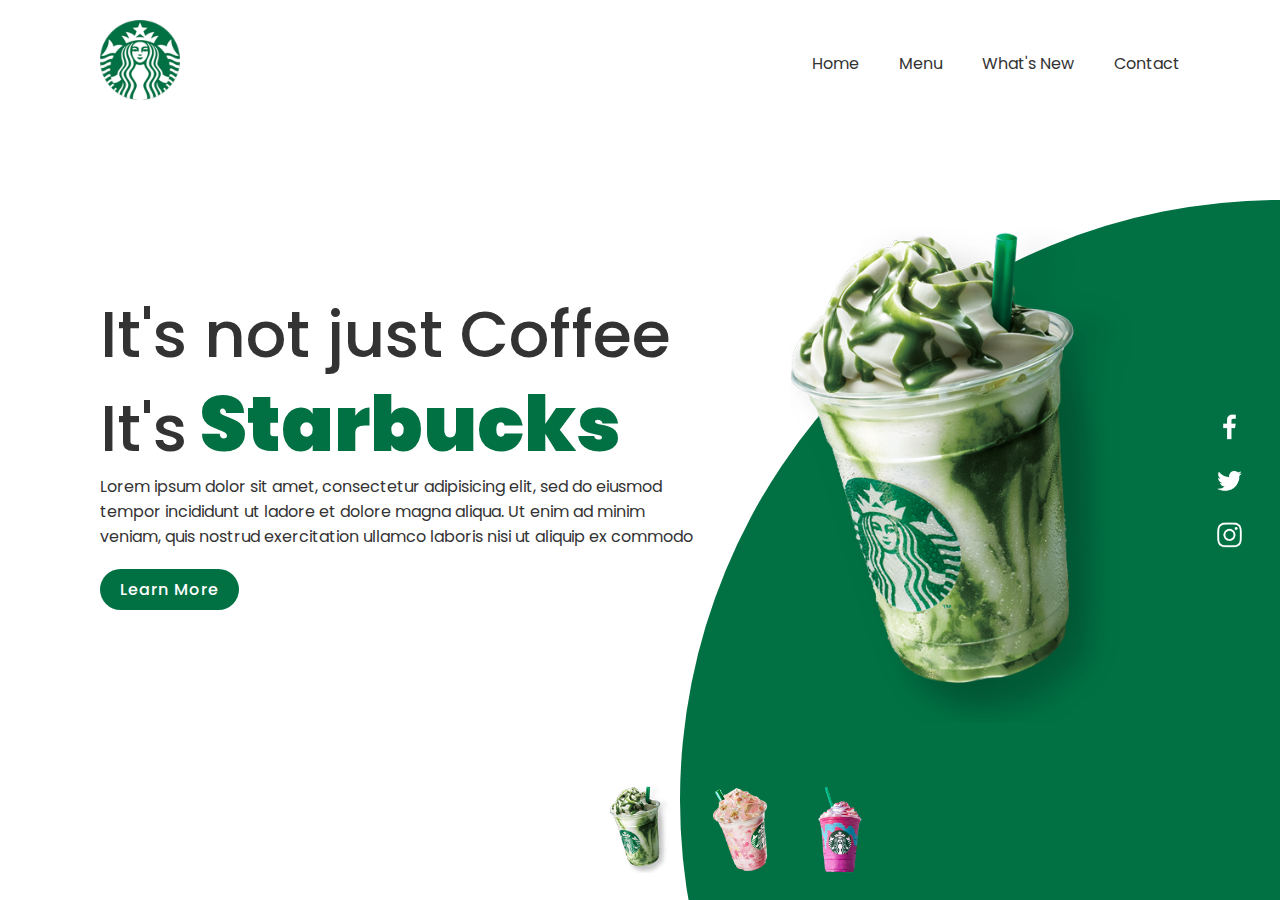
<file: WebStarBucks/index.html>
<!DOCTYPE html>
<html lang="en">

<head>
    <meta charset="UTF-8">
    <title>Starbucks Website Landing Page</title>
    <link rel="stylesheet" href="style.css">
</head>

<body>
    <section>
        <div class="circle"></div>
        <header>
            <a href="#"><img src="logo.png" class="logo" /a>
                <ul>
                    <li><a href="#">Home</a></li>
                    <li><a href="#">Menu</a></li>
                    <li><a href="#">What's New</a></li>
                    <li><a href="#">Contact </a></li>
                </ul>
        </header>
        <div class="content">
            <div class="textbox">
                <h2>It's not just Coffee<br>It's<span> Starbucks</span></h2>
                <p>Lorem ipsum dolor sit amet, consectetur adipisicing elit, sed do eiusmod tempor incididunt ut ladore
                    et dolore magna aliqua. Ut enim ad minim veniam, quis nostrud exercitation ullamco laboris nisi ut
                    aliquip ex commodo</p>
                <a href="#">Learn More</a>
            </div>
            <div class="imgBox">
                <img src="img1.png" class="starbucks">
            </div>
        </div>
        <ul class="thumb">
            <li><img src="thumb1.png" onclick="imgslider('img1.png');changeCirclecolor('#017143')"></li>
            <li><img src="thumb2.png" onclick="imgslider('img2.png');changeCirclecolor('#eb7495')"></li>
            <li><img src="thumb3.png" onclick="imgslider('img3.png');changeCirclecolor('#d752b1')"></li>
        </ul>
        <ul class="sci">
            <li><a href="#"><img src="facebook.png"> </a></li>
            <li><a href="#"><img src="twitter.png"> </a></li>
            <li><a href="#"><img src="instagram.png"> </a></li>
        </ul>
    </section>

    <script type="text/javascript">
        function imgslider(anything) {
            document.querySelector('.starbucks').src = anything
        }
        function changeCirclecolor(color) {
            const circle = document.querySelector('.circle');
            circle.style.background = color;
        }
    </script>

</body>

</html>
</file>
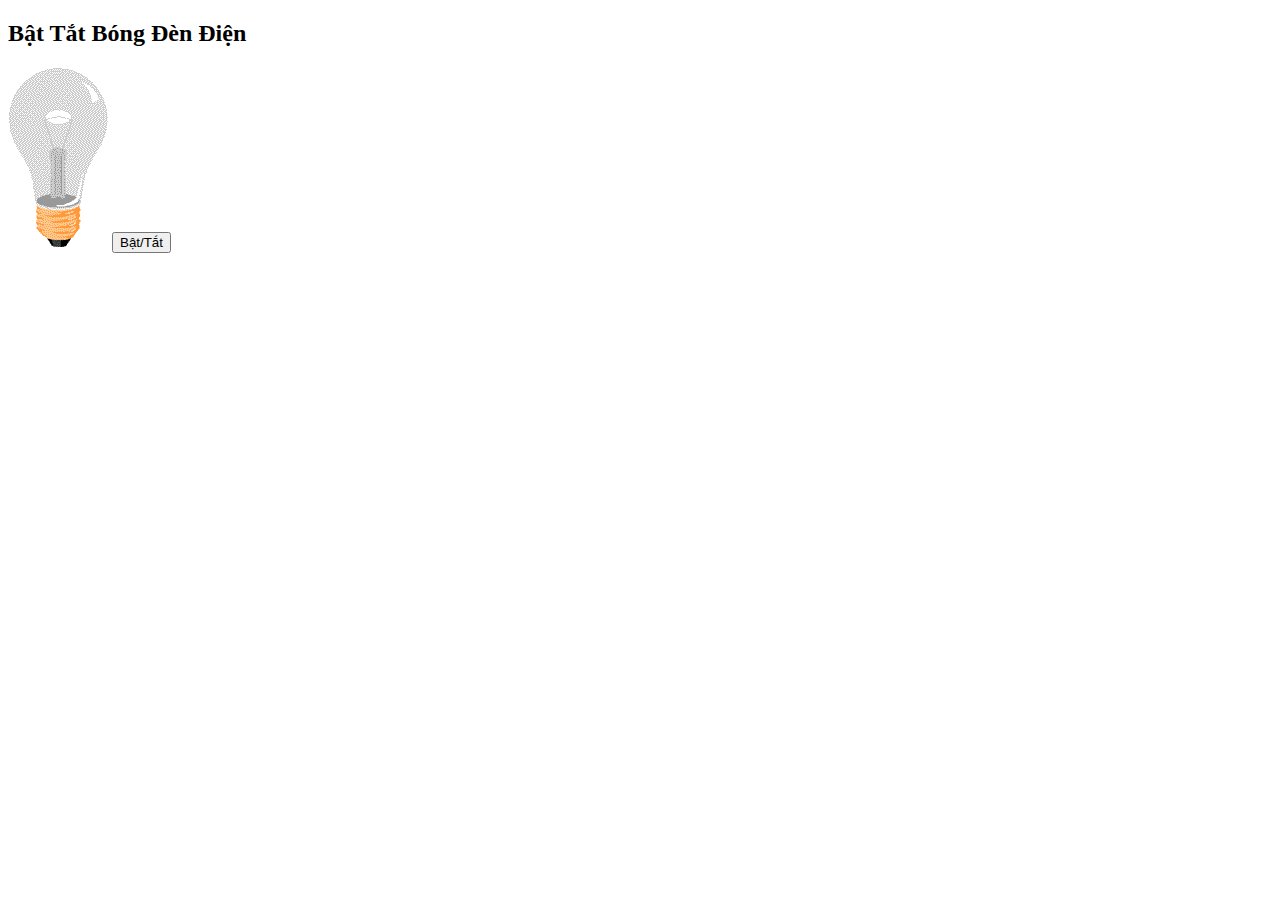
<file: WebDauTien/BongDen.html>
<!DOCTYPE html>
<html>
<body>
    <h2>Bật Tắt Bóng Đèn Điện</h2>
   
    <img id="myImage" src="HinhAnh/pic_bulboff.gif" style="width:100px">
   
    <button onclick="BatTatDen()">Bật/Tắt </button>
</body>
<script>
    function BatTatDen() 
    {
        if (document.getElementById('myImage').src.includes('HinhAnh/pic_bulboff.gif'))
            document.getElementById('myImage').src = 'HinhAnh/pic_bulbon.gif';
        else
            document.getElementById('myImage').src = 'HinhAnh/pic_bulboff.gif';
    }
</script>
</html>
</file>
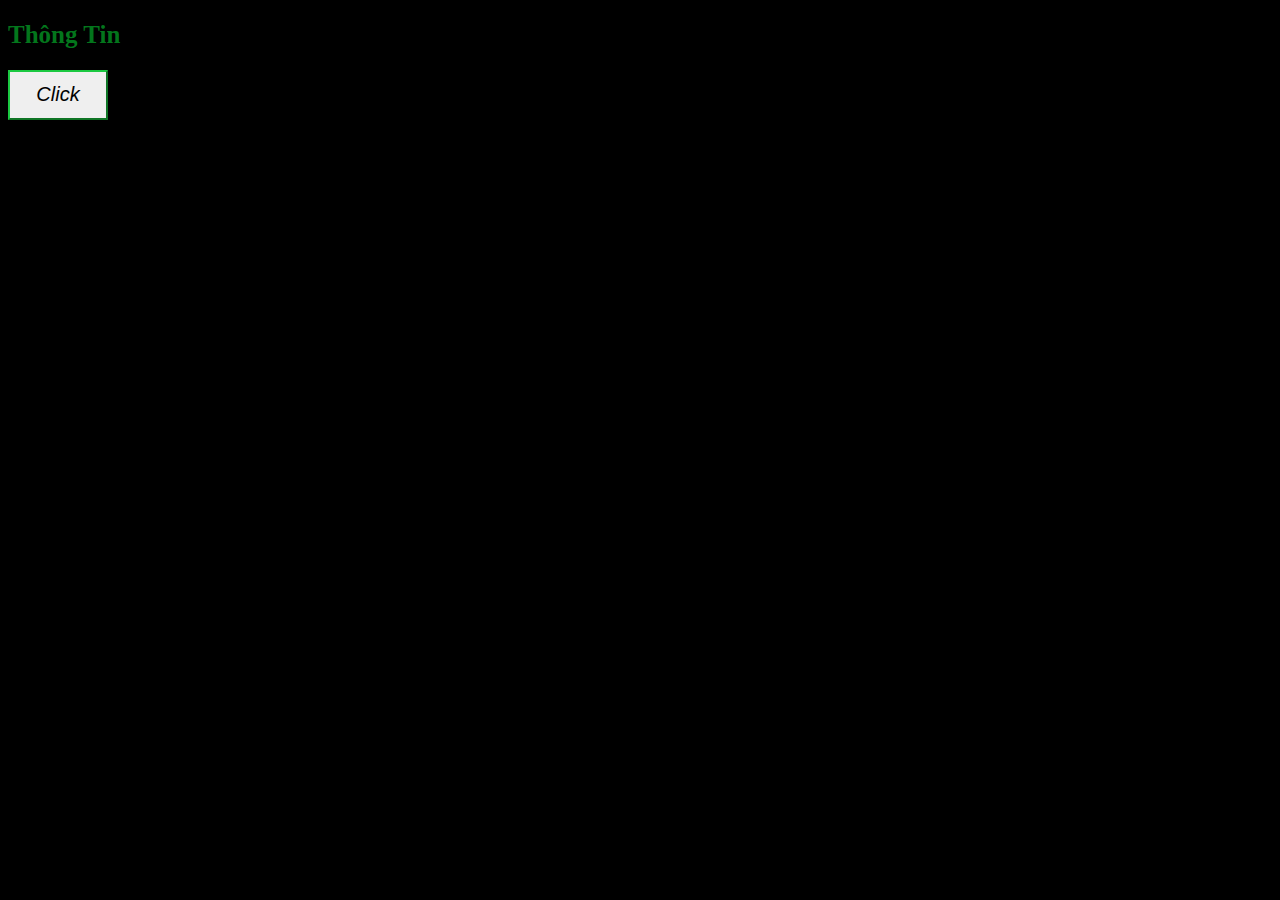
<file: WebDauTien/code.html>
<!DOCTYPE html>
<html>
    <heal>
        <title>Thông Tin CỦA Liêm</title>
        <style>
            body {background-color:rgb(0, 0, 0);}
            h2 {color: rgba(5, 165, 40, 0.719);}
            h2{font-size: 25px;}
            p {color: rgba(5, 165, 40, 0.719);}
           button 
           {
            color:rgb(2, 2, 2);
            border-color: rgb(27, 201, 65);
               width: 100px;
               height: 50px;
               font-size: 20px;
               font-style: italic;
            }
        </style>
    </heal>
    <body>
        <h2>Thông Tin</h2>
        <p id="demo"></p>
        <button type="button" onclick="document.getElementById('demo').innerHTML='Đỗ Thanh Liêm'">Click </button>
        
    </body>
</html>
</file>
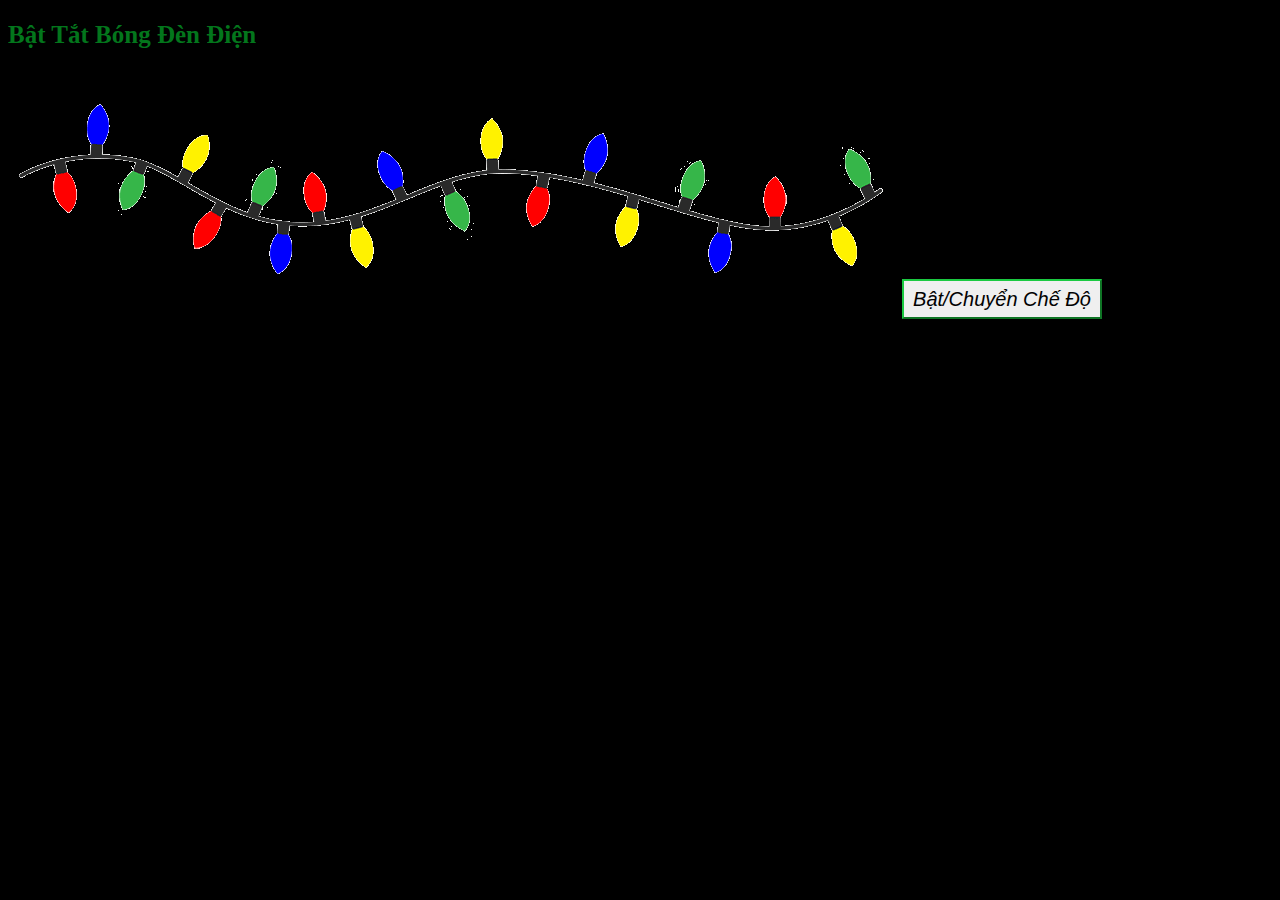
<file: WebDauTien/DenNhapNhay.html>
<!DOCTYPE html>
<html>
<head>
    <title>Đèn Nhấp Nháy</title>
    <style>
        body {background-color:rgb(0, 0, 0);}

        h2 {color: rgba(5, 165, 40, 0.719);}
        h2{font-size: 25px;}
       button 
       {
        color:rgb(2, 2, 2);
        border-color: rgb(27, 201, 65);
           width: 200px;
           height: 40px;
           font-size: 20px;
           font-style: italic;
        }
    </style>
</head>
<body>
    <h2> Bật Tắt Bóng Đèn Điện</h2>
    <img id="myImage" src="HinhAnh/0.png" />
    <button onclick="BatTatDen()">Bật/Chuyển Chế Độ</button>
</body>
<script>
    function BatTatDen() 
    {
        var i = 0;
        var hinhAnh = "HinhAnh/" + i + ".png";
        setInterval(function () {
            document.getElementById('myImage').src = hinhAnh;
            i++;
            if (i > 4)
                i = 0;
            hinhAnh = "HinhAnh/" + i + ".png";
        }, 500);
    }
</script>
</html>
</file>
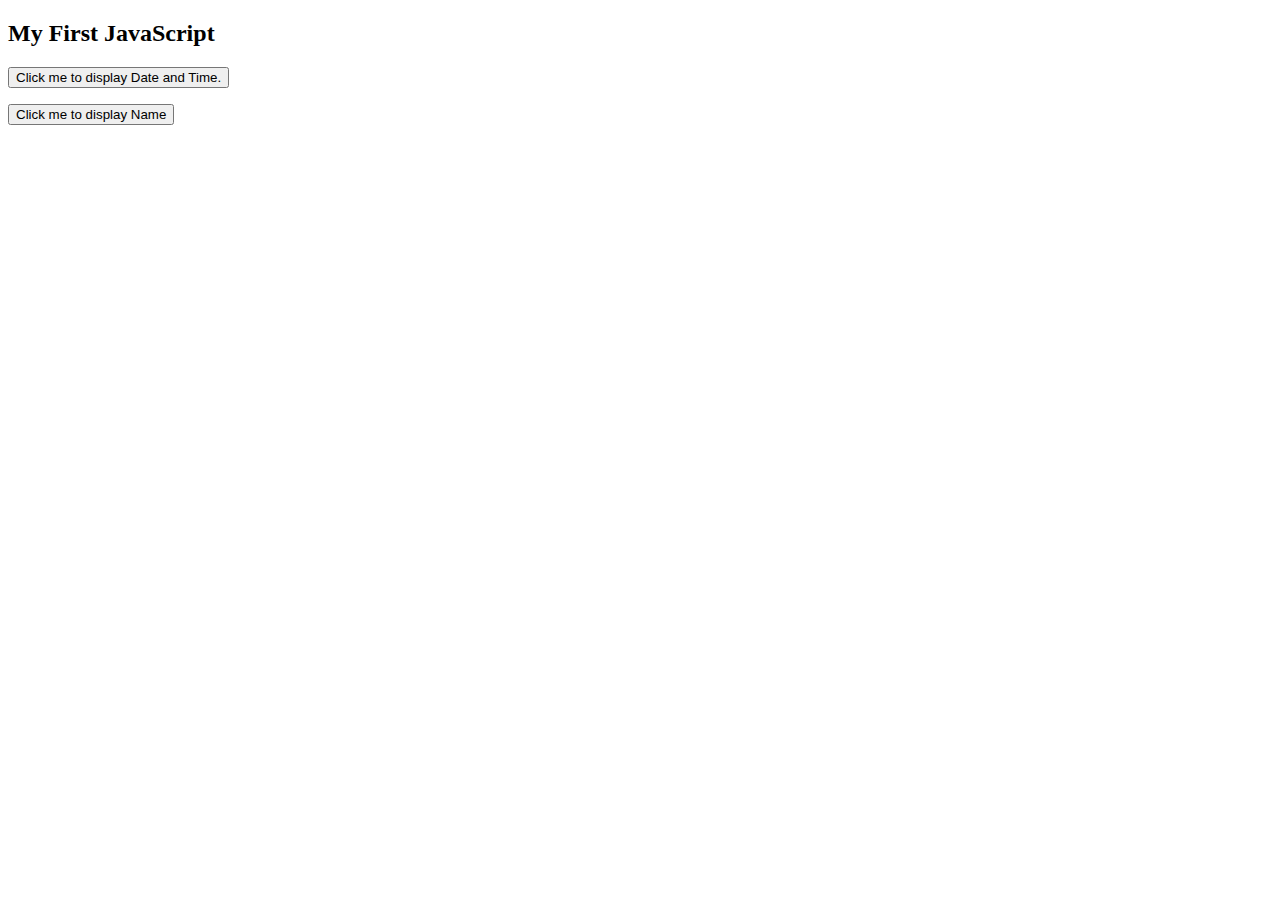
<file: WebDauTien/Webjs.html>
<!DOCTYPE html>
<html>

<body>
    <h2>My First JavaScript</h2>
    <button type="button" onclick="document.getElementById('demo').innerHTML = Date()">
        Click me to display Date and Time.
    </button>
    <p id="demo"></p>
    <button type="button" onclick="document.getElementById('demo').innerHTML='Đỗ Thanh Liêm'">Click me to display Name</button>
</body>

</html>
</file>
<file: WebStarBucks/style.css>
@import url('http://fonts.googleapis.com/css?family=Poppins:200,300,400,500,600,700,800,900&display=swap');
*
{
    margin: 0;
    padding: 0;
    box-sizing: border-box;
    font-family: 'Poppins', sans-serif;
}
section
{
    position: relative;
    width: 100%;
    min-height: 100vh;
    padding: 100px;
    display: flex;
    justify-content: space-between;
    align-items: center;
    background: #fff;
}
header
{
    position: absolute;
    top: 0;
    left: 0;
    width: 100%;
    padding: 20px 100px;
    display: flex;
    justify-content: space-between;
    align-items: center;
}
header .logo
{
    position: relative;
    max-width: 80px;
}
header ul
{
    position: relative;
    display: flex;
}
header ul li
{
    list-style: none;
}
header ul li a
{
    display: inline-block;
    color: #333;
    font-weight: 400;
    margin-left: 40px;
    text-decoration: none;
}
.content
{
    position: relative;
    width: 100%;
    display: flex;
    justify-content: space-between;
    align-items: center;
}
.content .textbox
{
    position: relative;
    max-width: 600px;
}
.content .textbox h2
{
    color: #333;
    font-size: 4em;
    line-height: 1.4em;
    font-weight: 500;
}
.content .textbox h2 span
{
    color: #017143;
    font-size: 1.2em;
    font-weight: 900;
}
.content .textbox p
{
    color: #333;
}
.content .textbox a
{
    display: inline-block;
    margin-top: 20px;
    padding: 8px 20px;
    background: #017143;
    color: #fff;
    border-radius: 40px;
    font-weight: 500;
    letter-spacing: 1px;
    text-decoration: none;  
}
.content .imgBox
{
    width: 600px;
    display: flex;
    justify-content: flex-end;
    padding-right: 50px;
    margin-top: 50px;
}
.content .imgBox img
{
    max-width: 340px;
}
.thumb
{
    position: absolute;
    left: 50%;
    bottom: 20px;
    transform: translateX(-50px);
    display: flex;
}
.thumb li
{
    list-style: none;
    display: inline-block;
    margin: 0 20px;
    cursor: pointer;
    transition: 0.5s;
}
.thumb li:hover
{
    transform: translateY(-15px)
}
.thumb li img
{
    max-width: 60px;
}
.sci
{
    position: absolute;
    top: 50%;
    right: 30px;
    transform: translateY(-50px);
    display: flex;
    justify-content: center;
    align-items: center;
    flex-direction: column;
}
.sci li
{
    list-style: none;
}
.sci li a
{
    display: inline-block;
    margin: 5px 0;
    transform: scale(0.6);
    filter: invert(1);
}
.circle
{
    position: absolute;
    top: 0;
    left: 0;
    width: 100%;
    height: 100%;
    background: #017143;
    clip-path: circle(600px at right 800px);
}
</file>
